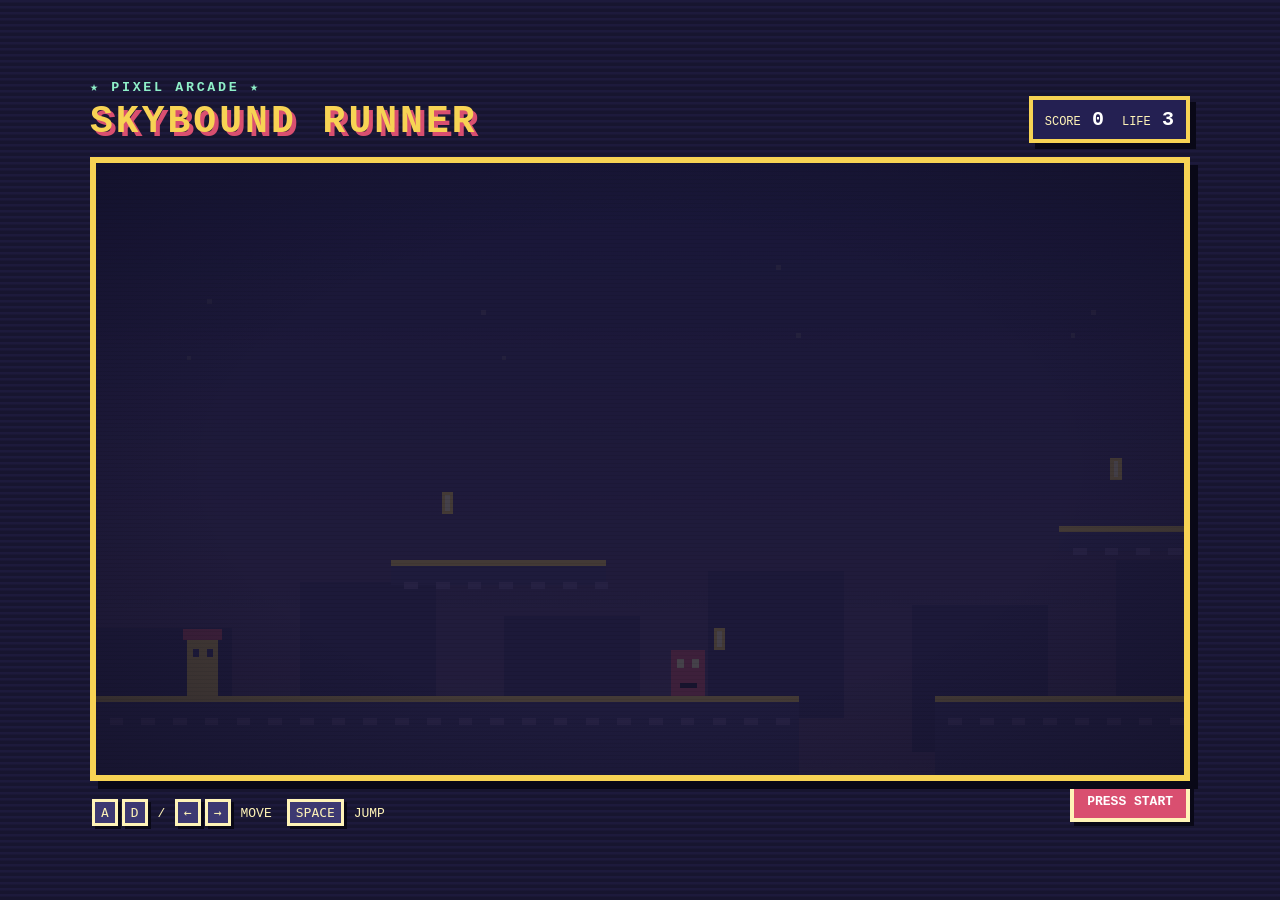
<file: index.html>
<!doctype html>
<html lang="ja">
<head>
  <meta charset="UTF-8">
  <meta name="viewport" content="width=device-width, initial-scale=1">
  <title>Skybound Runner</title>
  <link rel="stylesheet" href="style.css">
</head>
<body>
  <main>
    <header><div><small>★ PIXEL ARCADE ★</small><h1>SKYBOUND RUNNER</h1></div><div class="stats"><span>SCORE <b id="score">0</b></span><span>LIFE <b id="lives">3</b></span></div></header>
    <div class="frame"><canvas id="game" width="960" height="540"></canvas><div id="message" hidden></div></div>
    <div class="help"><span><kbd>A</kbd><kbd>D</kbd> / <kbd>←</kbd><kbd>→</kbd> MOVE　<kbd>SPACE</kbd> JUMP</span><button id="restart">PRESS START</button></div>
    <div class="touch"><button data-key="left">◀</button><button data-key="jump">▲</button><button data-key="right">▶</button></div>
  </main>
  <script src="game.js"></script>
</body>
</html>
</file>
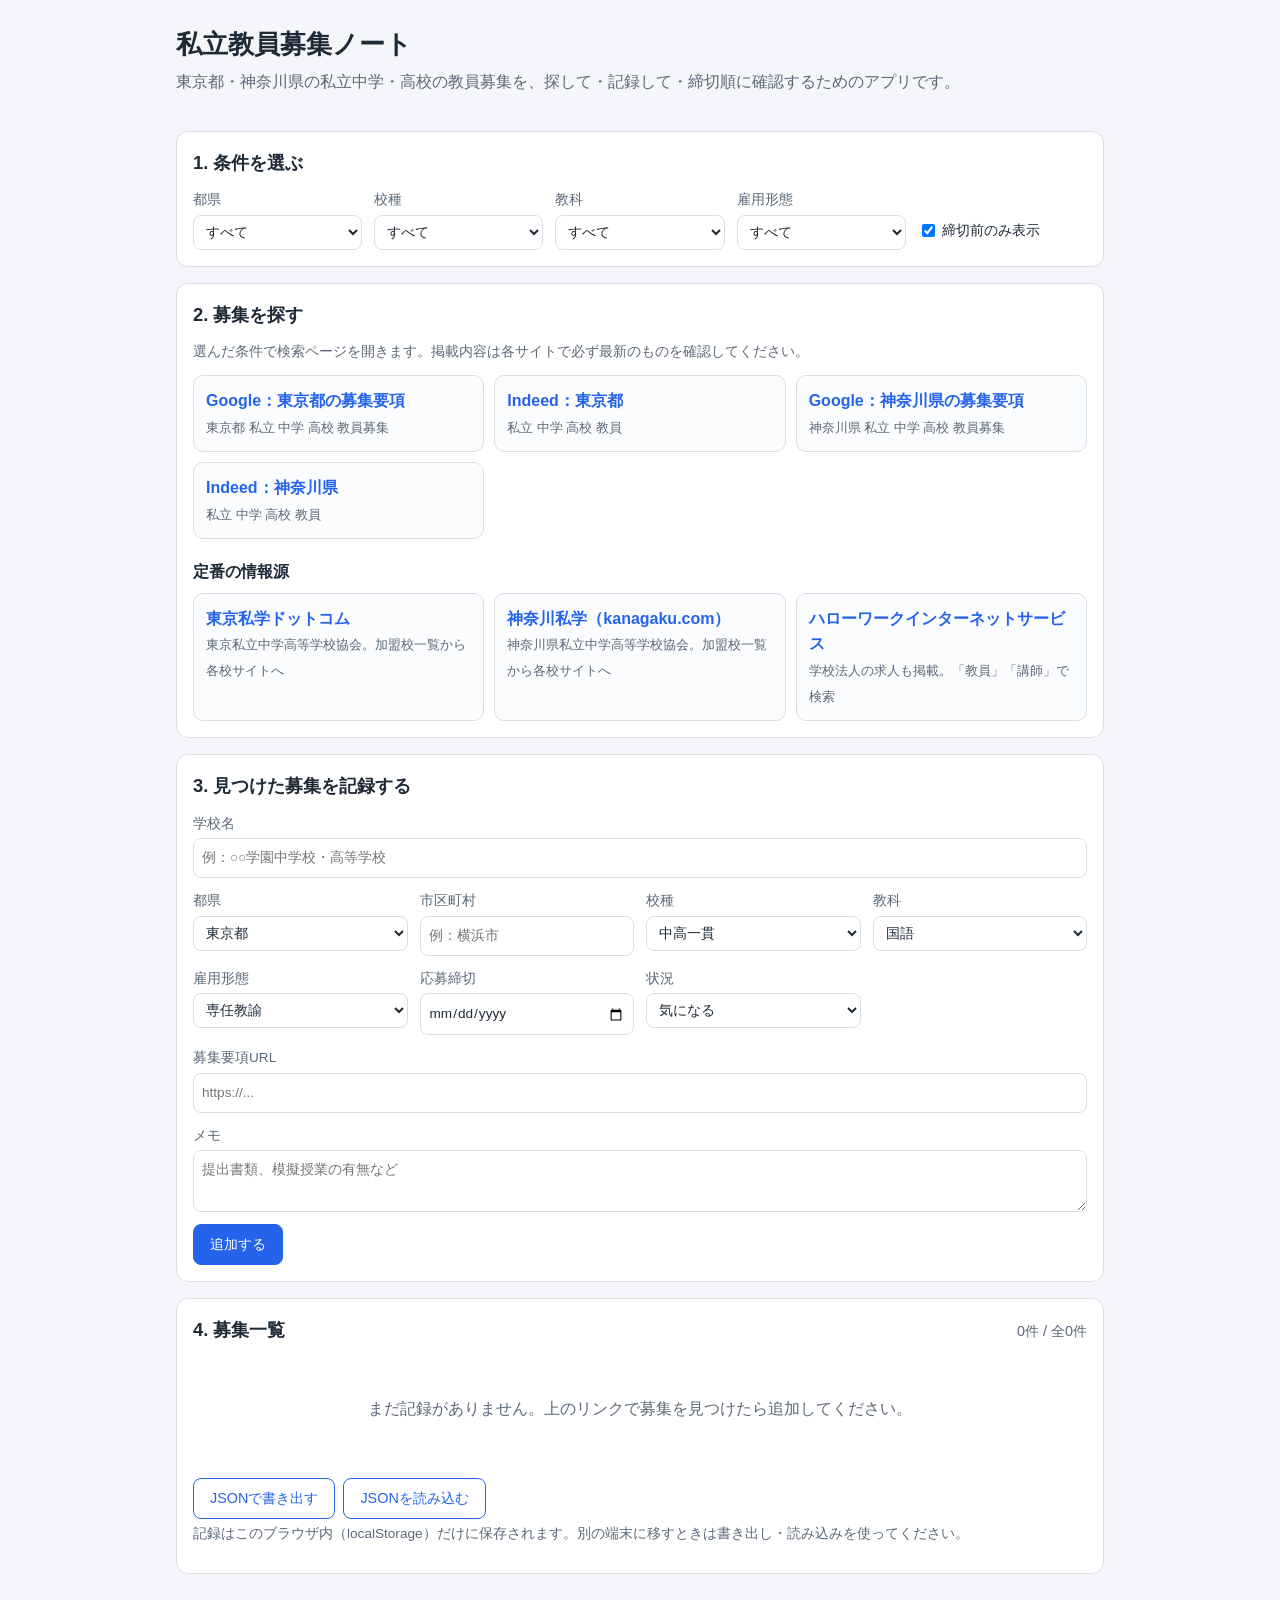
<file: teacher-jobs/index.html>
<!DOCTYPE html>
<html lang="ja">
<head>
  <meta charset="UTF-8">
  <meta name="viewport" content="width=device-width, initial-scale=1.0">
  <title>私立教員募集ノート（東京・神奈川）</title>
  <link rel="stylesheet" href="style.css">
</head>
<body>
  <header class="site-header">
    <h1>私立教員募集ノート</h1>
    <p class="lead">東京都・神奈川県の私立中学・高校の教員募集を、探して・記録して・締切順に確認するためのアプリです。</p>
  </header>

  <main>
    <section class="panel">
      <h2>1. 条件を選ぶ</h2>
      <div class="filters">
        <label>都県
          <select id="f-pref">
            <option value="">すべて</option>
            <option>東京都</option>
            <option>神奈川県</option>
          </select>
        </label>
        <label>校種
          <select id="f-level">
            <option value="">すべて</option>
            <option>中学校</option>
            <option>高等学校</option>
            <option>中高一貫</option>
            <option>小学校</option>
          </select>
        </label>
        <label>教科
          <select id="f-subject">
            <option value="">すべて</option>
            <option>国語</option>
            <option>数学</option>
            <option>英語</option>
            <option>理科</option>
            <option>社会</option>
            <option>保健体育</option>
            <option>音楽</option>
            <option>美術</option>
            <option>家庭</option>
            <option>情報</option>
            <option>宗教</option>
            <option>その他</option>
          </select>
        </label>
        <label>雇用形態
          <select id="f-type">
            <option value="">すべて</option>
            <option>専任教諭</option>
            <option>常勤講師</option>
            <option>非常勤講師</option>
          </select>
        </label>
        <label class="check">
          <input type="checkbox" id="f-open" checked> 締切前のみ表示
        </label>
      </div>
    </section>

    <section class="panel">
      <h2>2. 募集を探す</h2>
      <p class="note">選んだ条件で検索ページを開きます。掲載内容は各サイトで必ず最新のものを確認してください。</p>
      <div id="search-links" class="link-grid"></div>
      <h3>定番の情報源</h3>
      <div id="source-links" class="link-grid"></div>
    </section>

    <section class="panel">
      <h2>3. 見つけた募集を記録する</h2>
      <form id="job-form" class="job-form">
        <input type="hidden" id="j-id">
        <label class="wide">学校名 <input id="j-school" required placeholder="例：○○学園中学校・高等学校"></label>
        <label>都県
          <select id="j-pref" required>
            <option>東京都</option>
            <option>神奈川県</option>
          </select>
        </label>
        <label>市区町村 <input id="j-city" placeholder="例：横浜市"></label>
        <label>校種
          <select id="j-level">
            <option>中高一貫</option>
            <option>中学校</option>
            <option>高等学校</option>
            <option>小学校</option>
          </select>
        </label>
        <label>教科
          <select id="j-subject">
            <option>国語</option>
            <option>数学</option>
            <option>英語</option>
            <option>理科</option>
            <option>社会</option>
            <option>保健体育</option>
            <option>音楽</option>
            <option>美術</option>
            <option>家庭</option>
            <option>情報</option>
            <option>宗教</option>
            <option>その他</option>
          </select>
        </label>
        <label>雇用形態
          <select id="j-type">
            <option>専任教諭</option>
            <option>常勤講師</option>
            <option>非常勤講師</option>
          </select>
        </label>
        <label>応募締切 <input type="date" id="j-deadline"></label>
        <label>状況
          <select id="j-status">
            <option>気になる</option>
            <option>応募予定</option>
            <option>応募済み</option>
            <option>選考中</option>
            <option>結果待ち</option>
            <option>見送り</option>
          </select>
        </label>
        <label class="wide">募集要項URL <input type="url" id="j-url" placeholder="https://..."></label>
        <label class="wide">メモ <textarea id="j-memo" rows="2" placeholder="提出書類、模擬授業の有無など"></textarea></label>
        <div class="form-actions wide">
          <button type="submit" id="j-submit">追加する</button>
          <button type="button" id="j-cancel" class="secondary" hidden>編集をやめる</button>
        </div>
      </form>
    </section>

    <section class="panel">
      <div class="list-head">
        <h2>4. 募集一覧</h2>
        <span id="count" class="count"></span>
      </div>
      <div id="job-list" class="job-list"></div>
      <div class="data-actions">
        <button type="button" id="export" class="secondary">JSONで書き出す</button>
        <label class="file-button secondary">JSONを読み込む
          <input type="file" id="import" accept="application/json" hidden>
        </label>
      </div>
      <p class="note">記録はこのブラウザ内（localStorage）だけに保存されます。別の端末に移すときは書き出し・読み込みを使ってください。</p>
    </section>
  </main>

  <script src="app.js"></script>
</body>
</html>
</file>
<file: style.css>
:root{font-family:"Courier New",monospace;color:#fff4b8;background:#17152f}*{box-sizing:border-box}body{margin:0;min-height:100vh;display:grid;place-items:center;padding:20px;background:repeating-linear-gradient(0deg,#17152f 0 3px,#1d1a3c 4px 6px);text-transform:uppercase}main{width:min(1100px,100%)}header,.help{display:flex;justify-content:space-between;align-items:end;gap:16px}header{margin-bottom:14px}small{color:#8ff0c8;font-weight:900;letter-spacing:.2em}h1{font-size:clamp(22px,4vw,38px);letter-spacing:.08em;margin:4px 0 0;color:#f7d354;text-shadow:4px 4px 0 #d94f70}.stats{display:flex;gap:18px;color:#fff4b8;background:#242052;border:4px solid #f7d354;padding:8px 12px;box-shadow:6px 6px 0 #090817;font-size:12px}.stats b{color:#fff;font-size:20px;margin-left:4px}.frame{position:relative;overflow:hidden;border:6px solid #f7d354;background:#242052;box-shadow:8px 8px 0 #090817}canvas{display:block;width:100%;height:auto;image-rendering:pixelated;image-rendering:crisp-edges} .frame:after{content:"";position:absolute;inset:0;pointer-events:none;background:repeating-linear-gradient(0deg,transparent 0 3px,#0002 4px),radial-gradient(ellipse,transparent 55%,#09081755)}#message{position:absolute;inset:0;display:grid;place-items:center;text-align:center;background:#17152fcc;font-size:clamp(25px,5vw,50px);font-weight:900;color:#f7d354;text-shadow:4px 4px 0 #d94f70}.result{display:flex;flex-direction:column;align-items:center;gap:14px}.result small{display:block;color:#fff4b8;font-size:14px;letter-spacing:0;font-weight:500;text-shadow:none}.help{color:#fff4b8;font-size:13px}kbd{border:3px solid #fff4b8;color:#fff4b8;padding:3px 6px;margin:0 2px;background:#3d3972;box-shadow:3px 3px 0 #090817}button{border:4px solid #fff4b8;border-radius:0;color:#fff;background:#d94f70;font:inherit;font-weight:900;padding:9px 13px;cursor:pointer;box-shadow:4px 4px 0 #090817}button:hover{background:#f06b83;transform:translate(2px,2px);box-shadow:2px 2px 0 #090817}.touch{display:none;justify-content:center;gap:12px;margin-top:12px}.touch button{width:64px;height:48px;font-size:20px;touch-action:none}@media(max-width:600px){body{padding:12px}.help{font-size:10px}.touch{display:flex}.stats{gap:7px;flex-direction:column}}
</file>
<file: teacher-jobs/style.css>
:root {
  --bg: #f4f6f9;
  --panel: #ffffff;
  --text: #1f2a37;
  --muted: #5b6878;
  --line: #d9dee6;
  --accent: #2563eb;
  --accent-soft: #e8efff;
  --warn: #b45309;
  --warn-soft: #fff4e5;
  --danger: #b91c1c;
}

[hidden] {
  display: none !important;
}

* {
  box-sizing: border-box;
}

body {
  margin: 0;
  background: var(--bg);
  color: var(--text);
  font-family: "Hiragino Sans", "Noto Sans JP", "Yu Gothic", sans-serif;
  line-height: 1.6;
}

.site-header {
  padding: 24px 16px 8px;
  max-width: 960px;
  margin: 0 auto;
}

h1 {
  margin: 0;
  font-size: 1.6rem;
}

h2 {
  margin: 0 0 12px;
  font-size: 1.15rem;
}

h3 {
  margin: 20px 0 8px;
  font-size: 1rem;
}

.lead,
.note {
  color: var(--muted);
  margin: 4px 0 12px;
}

.note {
  font-size: 0.85rem;
}

main {
  max-width: 960px;
  margin: 0 auto;
  padding: 0 16px 40px;
}

.panel {
  background: var(--panel);
  border: 1px solid var(--line);
  border-radius: 12px;
  padding: 16px;
  margin-top: 16px;
}

label {
  display: flex;
  flex-direction: column;
  gap: 4px;
  font-size: 0.85rem;
  color: var(--muted);
}

label.check {
  flex-direction: row;
  align-items: center;
  align-self: end;
  color: var(--text);
  padding-bottom: 8px;
}

input,
select,
textarea {
  font: inherit;
  color: var(--text);
  padding: 8px;
  border: 1px solid var(--line);
  border-radius: 8px;
  background: #fff;
  width: 100%;
}

label.check input {
  width: auto;
}

.filters {
  display: grid;
  grid-template-columns: repeat(auto-fit, minmax(150px, 1fr));
  gap: 12px;
}

.link-grid {
  display: grid;
  grid-template-columns: repeat(auto-fit, minmax(220px, 1fr));
  gap: 10px;
}

.link-card {
  display: block;
  padding: 12px;
  border: 1px solid var(--line);
  border-radius: 10px;
  text-decoration: none;
  color: var(--text);
  background: #fbfcfe;
}

.link-card:hover {
  border-color: var(--accent);
  background: var(--accent-soft);
}

.link-card strong {
  display: block;
  color: var(--accent);
}

.link-card span {
  font-size: 0.8rem;
  color: var(--muted);
}

.job-form {
  display: grid;
  grid-template-columns: repeat(auto-fit, minmax(180px, 1fr));
  gap: 12px;
}

.job-form .wide {
  grid-column: 1 / -1;
}

.form-actions,
.data-actions {
  display: flex;
  gap: 8px;
  flex-wrap: wrap;
}

.data-actions {
  margin-top: 16px;
}

button,
.file-button {
  font: inherit;
  font-size: 0.9rem;
  border: 1px solid var(--accent);
  background: var(--accent);
  color: #fff;
  padding: 8px 16px;
  border-radius: 8px;
  cursor: pointer;
  display: inline-block;
}

button.secondary,
.file-button.secondary {
  background: #fff;
  color: var(--accent);
}

button.danger {
  border-color: var(--danger);
  background: #fff;
  color: var(--danger);
}

.list-head {
  display: flex;
  justify-content: space-between;
  align-items: baseline;
}

.count {
  color: var(--muted);
  font-size: 0.9rem;
}

.job-list {
  display: grid;
  gap: 10px;
}

.job {
  border: 1px solid var(--line);
  border-radius: 10px;
  padding: 12px;
}

.job.soon {
  border-color: var(--warn);
  background: var(--warn-soft);
}

.job.closed {
  opacity: 0.6;
}

.job-title {
  display: flex;
  justify-content: space-between;
  gap: 8px;
  flex-wrap: wrap;
}

.job-title strong {
  font-size: 1.05rem;
}

.deadline {
  font-size: 0.85rem;
  font-weight: bold;
}

.job.soon .deadline {
  color: var(--warn);
}

.tags {
  display: flex;
  flex-wrap: wrap;
  gap: 6px;
  margin: 6px 0;
}

.tag {
  font-size: 0.75rem;
  padding: 2px 8px;
  border-radius: 999px;
  background: var(--accent-soft);
  color: var(--accent);
}

.tag.status {
  background: #eef2f6;
  color: var(--text);
}

.memo {
  margin: 4px 0;
  font-size: 0.9rem;
  white-space: pre-wrap;
}

.job-actions {
  display: flex;
  gap: 8px;
  flex-wrap: wrap;
  margin-top: 8px;
}

.job-actions button,
.job-actions a {
  font-size: 0.8rem;
  padding: 4px 12px;
}

.job-actions a {
  color: var(--accent);
  align-self: center;
}

.empty {
  color: var(--muted);
  text-align: center;
  padding: 24px 8px;
}
</file>
